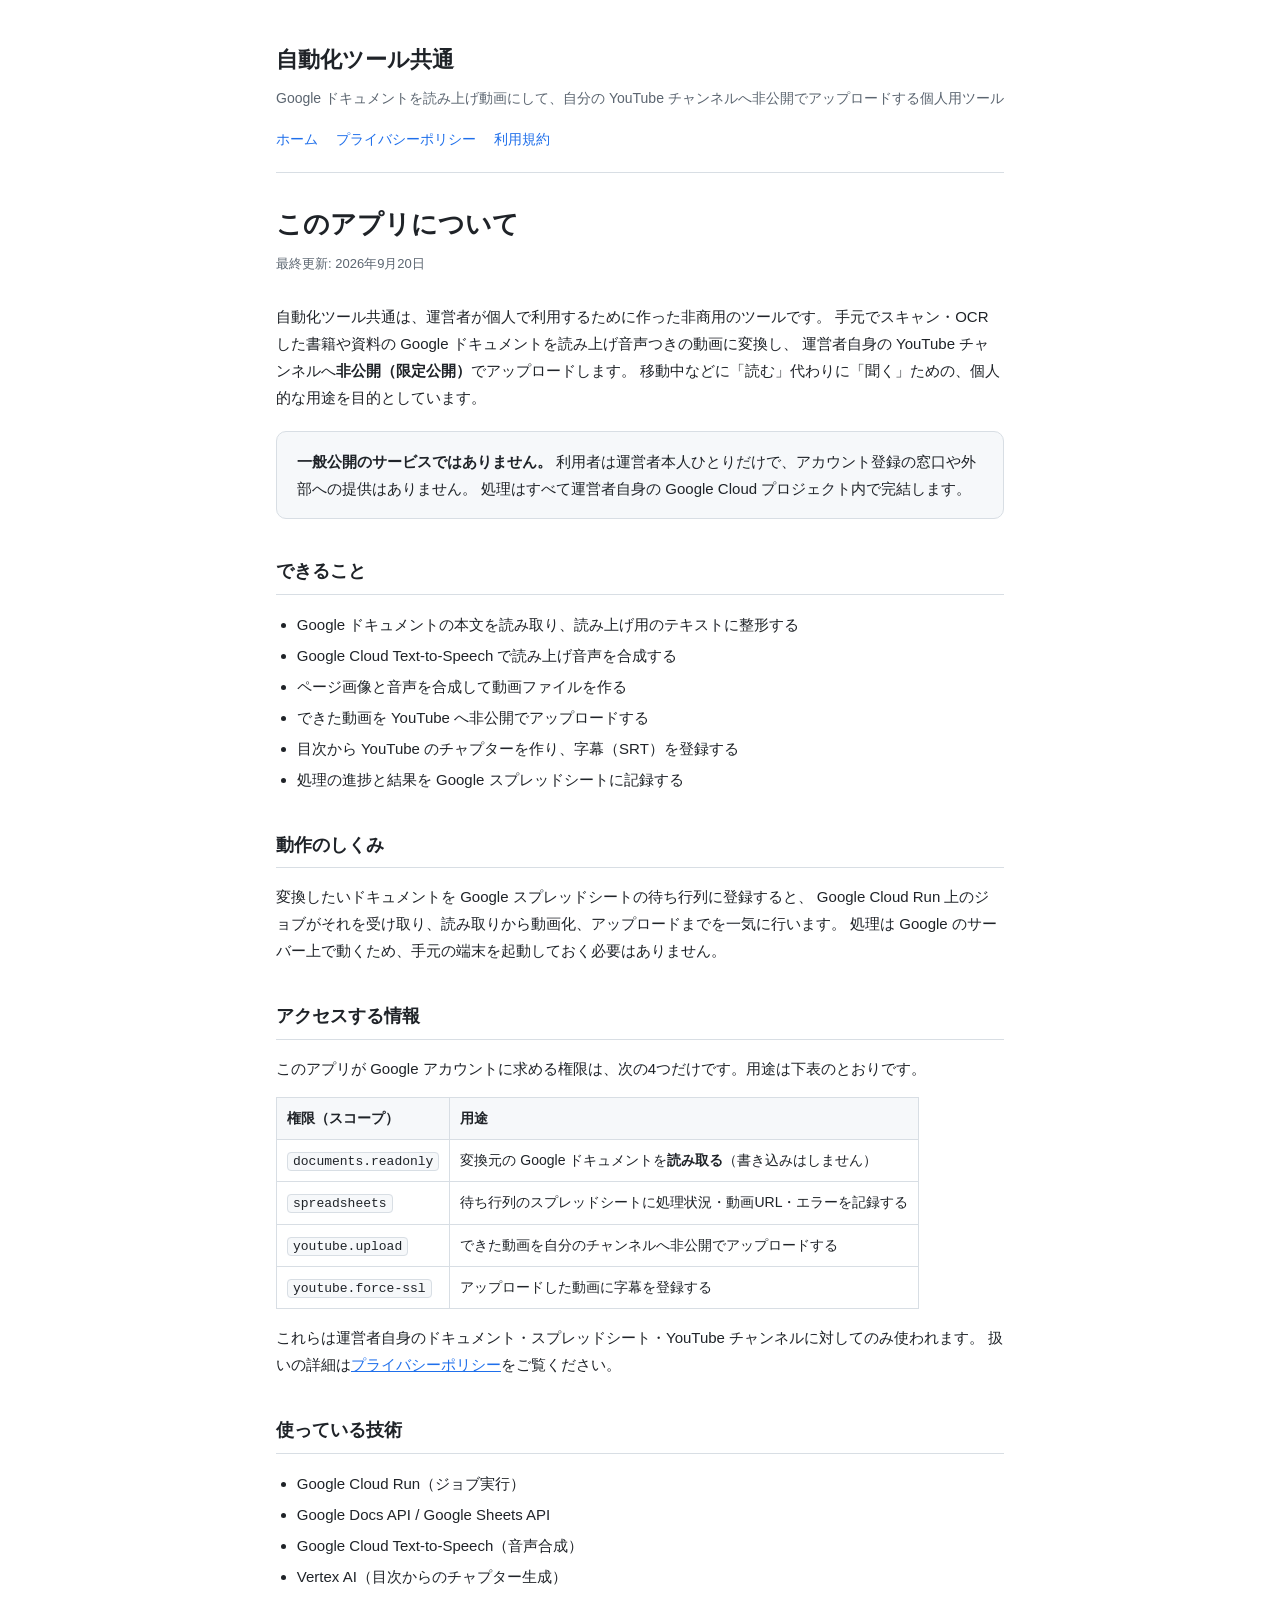
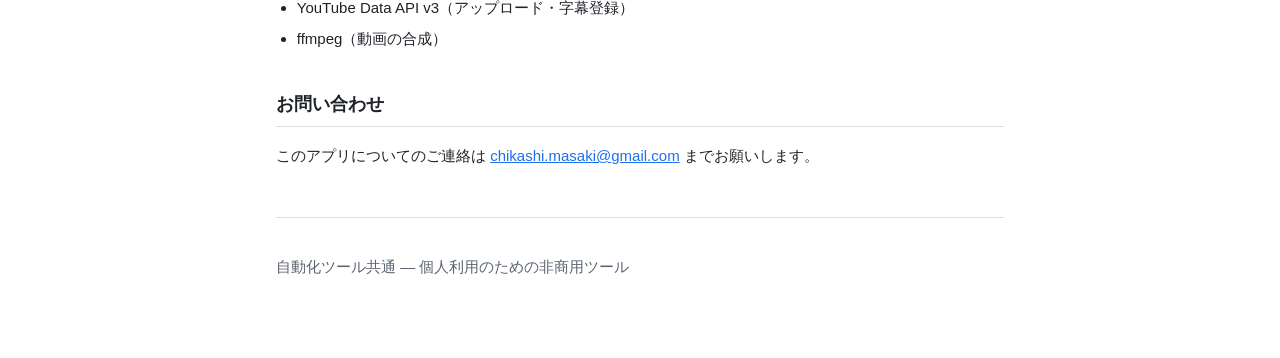
<file: index.html>
<!DOCTYPE html>
<html lang="ja">
<head>
<meta charset="utf-8">
<meta name="viewport" content="width=device-width, initial-scale=1">
<title>自動化ツール共通</title>
<meta name="description" content="Google ドキュメントを読み上げ動画に変換し、自分の YouTube チャンネルへ非公開でアップロードする個人用ツールです。">
<link rel="stylesheet" href="style.css">
</head>
<body>
<div class="wrap">

<header class="site">
  <p class="name">自動化ツール共通</p>
  <p class="tag">Google ドキュメントを読み上げ動画にして、自分の YouTube チャンネルへ非公開でアップロードする個人用ツール</p>
  <nav>
    <a href="./">ホーム</a>
    <a href="privacy.html">プライバシーポリシー</a>
    <a href="terms.html">利用規約</a>
  </nav>
</header>

<h1>このアプリについて</h1>
<p class="updated">最終更新: 2026年9月20日</p>

<p>
自動化ツール共通は、運営者が個人で利用するために作った非商用のツールです。
手元でスキャン・OCR した書籍や資料の Google ドキュメントを読み上げ音声つきの動画に変換し、
運営者自身の YouTube チャンネルへ<strong>非公開（限定公開）</strong>でアップロードします。
移動中などに「読む」代わりに「聞く」ための、個人的な用途を目的としています。
</p>

<div class="card">
  <p><strong>一般公開のサービスではありません。</strong>
  利用者は運営者本人ひとりだけで、アカウント登録の窓口や外部への提供はありません。
  処理はすべて運営者自身の Google Cloud プロジェクト内で完結します。</p>
</div>

<h2>できること</h2>
<ul>
  <li>Google ドキュメントの本文を読み取り、読み上げ用のテキストに整形する</li>
  <li>Google Cloud Text-to-Speech で読み上げ音声を合成する</li>
  <li>ページ画像と音声を合成して動画ファイルを作る</li>
  <li>できた動画を YouTube へ非公開でアップロードする</li>
  <li>目次から YouTube のチャプターを作り、字幕（SRT）を登録する</li>
  <li>処理の進捗と結果を Google スプレッドシートに記録する</li>
</ul>

<h2>動作のしくみ</h2>
<p>
変換したいドキュメントを Google スプレッドシートの待ち行列に登録すると、
Google Cloud Run 上のジョブがそれを受け取り、読み取りから動画化、アップロードまでを一気に行います。
処理は Google のサーバー上で動くため、手元の端末を起動しておく必要はありません。
</p>

<h2>アクセスする情報</h2>
<p>このアプリが Google アカウントに求める権限は、次の4つだけです。用途は下表のとおりです。</p>

<table>
  <tr><th>権限（スコープ）</th><th>用途</th></tr>
  <tr>
    <td><code>documents.readonly</code></td>
    <td>変換元の Google ドキュメントを<strong>読み取る</strong>（書き込みはしません）</td>
  </tr>
  <tr>
    <td><code>spreadsheets</code></td>
    <td>待ち行列のスプレッドシートに処理状況・動画URL・エラーを記録する</td>
  </tr>
  <tr>
    <td><code>youtube.upload</code></td>
    <td>できた動画を自分のチャンネルへ非公開でアップロードする</td>
  </tr>
  <tr>
    <td><code>youtube.force-ssl</code></td>
    <td>アップロードした動画に字幕を登録する</td>
  </tr>
</table>

<p>
これらは運営者自身のドキュメント・スプレッドシート・YouTube チャンネルに対してのみ使われます。
扱いの詳細は<a href="privacy.html">プライバシーポリシー</a>をご覧ください。
</p>

<h2>使っている技術</h2>
<ul>
  <li>Google Cloud Run（ジョブ実行）</li>
  <li>Google Docs API / Google Sheets API</li>
  <li>Google Cloud Text-to-Speech（音声合成）</li>
  <li>Vertex AI（目次からのチャプター生成）</li>
  <li>YouTube Data API v3（アップロード・字幕登録）</li>
  <li>ffmpeg（動画の合成）</li>
</ul>

<h2>お問い合わせ</h2>
<p>
このアプリについてのご連絡は
<a href="mailto:chikashi.masaki@gmail.com">chikashi.masaki@gmail.com</a>
までお願いします。
</p>

<footer class="site">
  <p>自動化ツール共通 — 個人利用のための非商用ツール</p>
</footer>

</div>
</body>
</html>
</file>
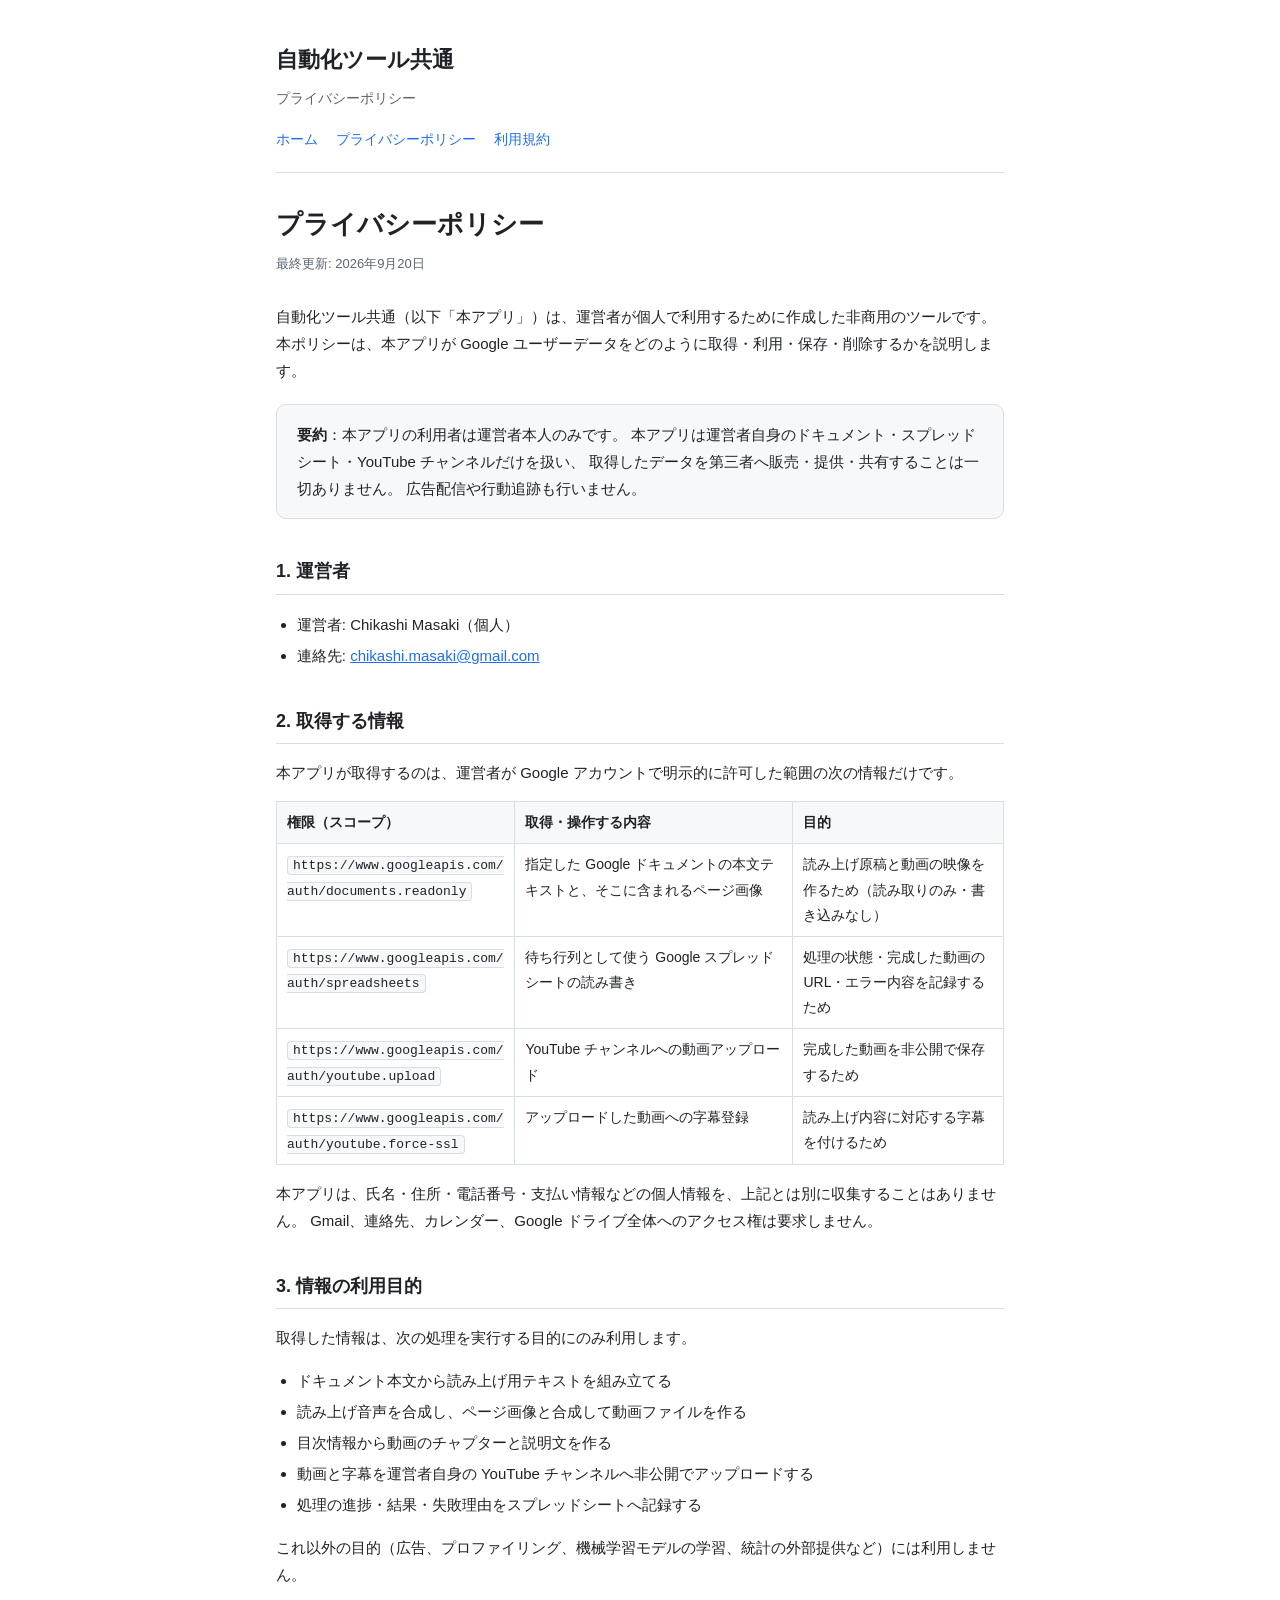
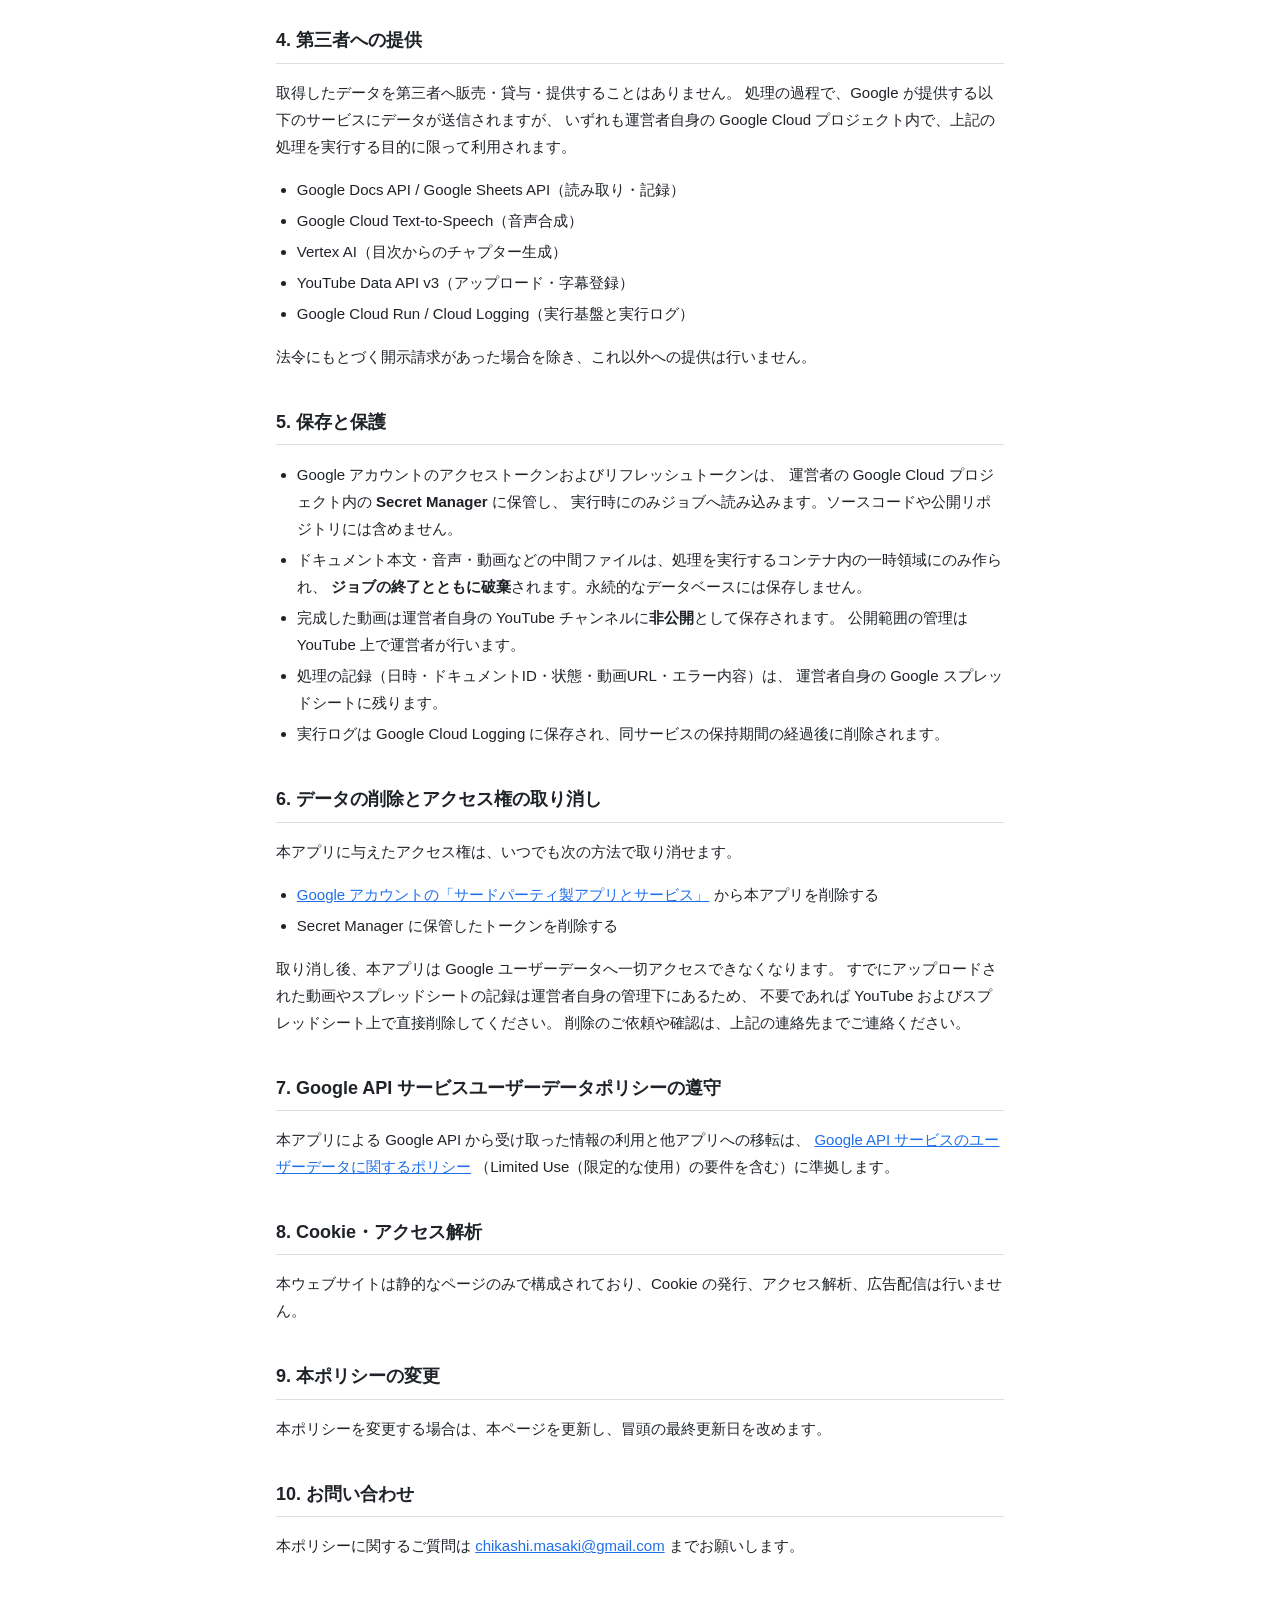
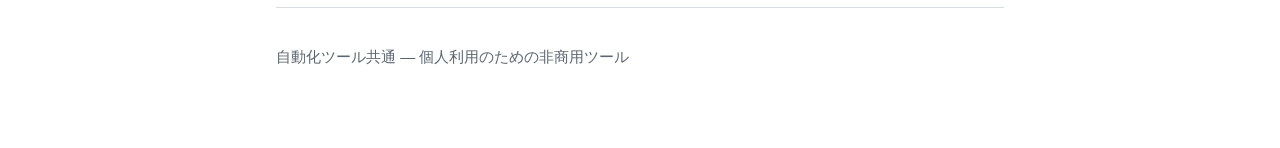
<file: privacy.html>
<!DOCTYPE html>
<html lang="ja">
<head>
<meta charset="utf-8">
<meta name="viewport" content="width=device-width, initial-scale=1">
<title>プライバシーポリシー — 自動化ツール共通</title>
<meta name="description" content="自動化ツール共通が Google ユーザーデータをどのように取得・利用・保存・削除するかを説明します。">
<link rel="stylesheet" href="style.css">
</head>
<body>
<div class="wrap">

<header class="site">
  <p class="name">自動化ツール共通</p>
  <p class="tag">プライバシーポリシー</p>
  <nav>
    <a href="./">ホーム</a>
    <a href="privacy.html">プライバシーポリシー</a>
    <a href="terms.html">利用規約</a>
  </nav>
</header>

<h1>プライバシーポリシー</h1>
<p class="updated">最終更新: 2026年9月20日</p>

<p>
自動化ツール共通（以下「本アプリ」）は、運営者が個人で利用するために作成した非商用のツールです。
本ポリシーは、本アプリが Google ユーザーデータをどのように取得・利用・保存・削除するかを説明します。
</p>

<div class="card">
  <p><strong>要約</strong>：本アプリの利用者は運営者本人のみです。
  本アプリは運営者自身のドキュメント・スプレッドシート・YouTube チャンネルだけを扱い、
  取得したデータを第三者へ販売・提供・共有することは一切ありません。
  広告配信や行動追跡も行いません。</p>
</div>

<h2>1. 運営者</h2>
<ul>
  <li>運営者: Chikashi Masaki（個人）</li>
  <li>連絡先: <a href="mailto:chikashi.masaki@gmail.com">chikashi.masaki@gmail.com</a></li>
</ul>

<h2>2. 取得する情報</h2>
<p>本アプリが取得するのは、運営者が Google アカウントで明示的に許可した範囲の次の情報だけです。</p>

<table>
  <tr><th>権限（スコープ）</th><th>取得・操作する内容</th><th>目的</th></tr>
  <tr>
    <td><code>https://www.googleapis.com/auth/documents.readonly</code></td>
    <td>指定した Google ドキュメントの本文テキストと、そこに含まれるページ画像</td>
    <td>読み上げ原稿と動画の映像を作るため（読み取りのみ・書き込みなし）</td>
  </tr>
  <tr>
    <td><code>https://www.googleapis.com/auth/spreadsheets</code></td>
    <td>待ち行列として使う Google スプレッドシートの読み書き</td>
    <td>処理の状態・完成した動画のURL・エラー内容を記録するため</td>
  </tr>
  <tr>
    <td><code>https://www.googleapis.com/auth/youtube.upload</code></td>
    <td>YouTube チャンネルへの動画アップロード</td>
    <td>完成した動画を非公開で保存するため</td>
  </tr>
  <tr>
    <td><code>https://www.googleapis.com/auth/youtube.force-ssl</code></td>
    <td>アップロードした動画への字幕登録</td>
    <td>読み上げ内容に対応する字幕を付けるため</td>
  </tr>
</table>

<p>
本アプリは、氏名・住所・電話番号・支払い情報などの個人情報を、上記とは別に収集することはありません。
Gmail、連絡先、カレンダー、Google ドライブ全体へのアクセス権は要求しません。
</p>

<h2>3. 情報の利用目的</h2>
<p>取得した情報は、次の処理を実行する目的にのみ利用します。</p>
<ul>
  <li>ドキュメント本文から読み上げ用テキストを組み立てる</li>
  <li>読み上げ音声を合成し、ページ画像と合成して動画ファイルを作る</li>
  <li>目次情報から動画のチャプターと説明文を作る</li>
  <li>動画と字幕を運営者自身の YouTube チャンネルへ非公開でアップロードする</li>
  <li>処理の進捗・結果・失敗理由をスプレッドシートへ記録する</li>
</ul>
<p>
これ以外の目的（広告、プロファイリング、機械学習モデルの学習、統計の外部提供など）には利用しません。
</p>

<h2>4. 第三者への提供</h2>
<p>
取得したデータを第三者へ販売・貸与・提供することはありません。
処理の過程で、Google が提供する以下のサービスにデータが送信されますが、
いずれも運営者自身の Google Cloud プロジェクト内で、上記の処理を実行する目的に限って利用されます。
</p>
<ul>
  <li>Google Docs API / Google Sheets API（読み取り・記録）</li>
  <li>Google Cloud Text-to-Speech（音声合成）</li>
  <li>Vertex AI（目次からのチャプター生成）</li>
  <li>YouTube Data API v3（アップロード・字幕登録）</li>
  <li>Google Cloud Run / Cloud Logging（実行基盤と実行ログ）</li>
</ul>
<p>
法令にもとづく開示請求があった場合を除き、これ以外への提供は行いません。
</p>

<h2>5. 保存と保護</h2>
<ul>
  <li>
    Google アカウントのアクセストークンおよびリフレッシュトークンは、
    運営者の Google Cloud プロジェクト内の <strong>Secret Manager</strong> に保管し、
    実行時にのみジョブへ読み込みます。ソースコードや公開リポジトリには含めません。
  </li>
  <li>
    ドキュメント本文・音声・動画などの中間ファイルは、処理を実行するコンテナ内の一時領域にのみ作られ、
    <strong>ジョブの終了とともに破棄</strong>されます。永続的なデータベースには保存しません。
  </li>
  <li>
    完成した動画は運営者自身の YouTube チャンネルに<strong>非公開</strong>として保存されます。
    公開範囲の管理は YouTube 上で運営者が行います。
  </li>
  <li>
    処理の記録（日時・ドキュメントID・状態・動画URL・エラー内容）は、
    運営者自身の Google スプレッドシートに残ります。
  </li>
  <li>実行ログは Google Cloud Logging に保存され、同サービスの保持期間の経過後に削除されます。</li>
</ul>

<h2>6. データの削除とアクセス権の取り消し</h2>
<p>本アプリに与えたアクセス権は、いつでも次の方法で取り消せます。</p>
<ul>
  <li>
    <a href="https://myaccount.google.com/permissions" target="_blank" rel="noopener">Google アカウントの「サードパーティ製アプリとサービス」</a>
    から本アプリを削除する
  </li>
  <li>Secret Manager に保管したトークンを削除する</li>
</ul>
<p>
取り消し後、本アプリは Google ユーザーデータへ一切アクセスできなくなります。
すでにアップロードされた動画やスプレッドシートの記録は運営者自身の管理下にあるため、
不要であれば YouTube およびスプレッドシート上で直接削除してください。
削除のご依頼や確認は、上記の連絡先までご連絡ください。
</p>

<h2>7. Google API サービスユーザーデータポリシーの遵守</h2>
<p>
本アプリによる Google API から受け取った情報の利用と他アプリへの移転は、
<a href="https://developers.google.com/terms/api-services-user-data-policy" target="_blank" rel="noopener">Google API サービスのユーザーデータに関するポリシー</a>
（Limited Use（限定的な使用）の要件を含む）に準拠します。
</p>

<h2>8. Cookie・アクセス解析</h2>
<p>
本ウェブサイトは静的なページのみで構成されており、Cookie の発行、アクセス解析、広告配信は行いません。
</p>

<h2>9. 本ポリシーの変更</h2>
<p>
本ポリシーを変更する場合は、本ページを更新し、冒頭の最終更新日を改めます。
</p>

<h2>10. お問い合わせ</h2>
<p>
本ポリシーに関するご質問は
<a href="mailto:chikashi.masaki@gmail.com">chikashi.masaki@gmail.com</a>
までお願いします。
</p>

<footer class="site">
  <p>自動化ツール共通 — 個人利用のための非商用ツール</p>
</footer>

</div>
</body>
</html>
</file>
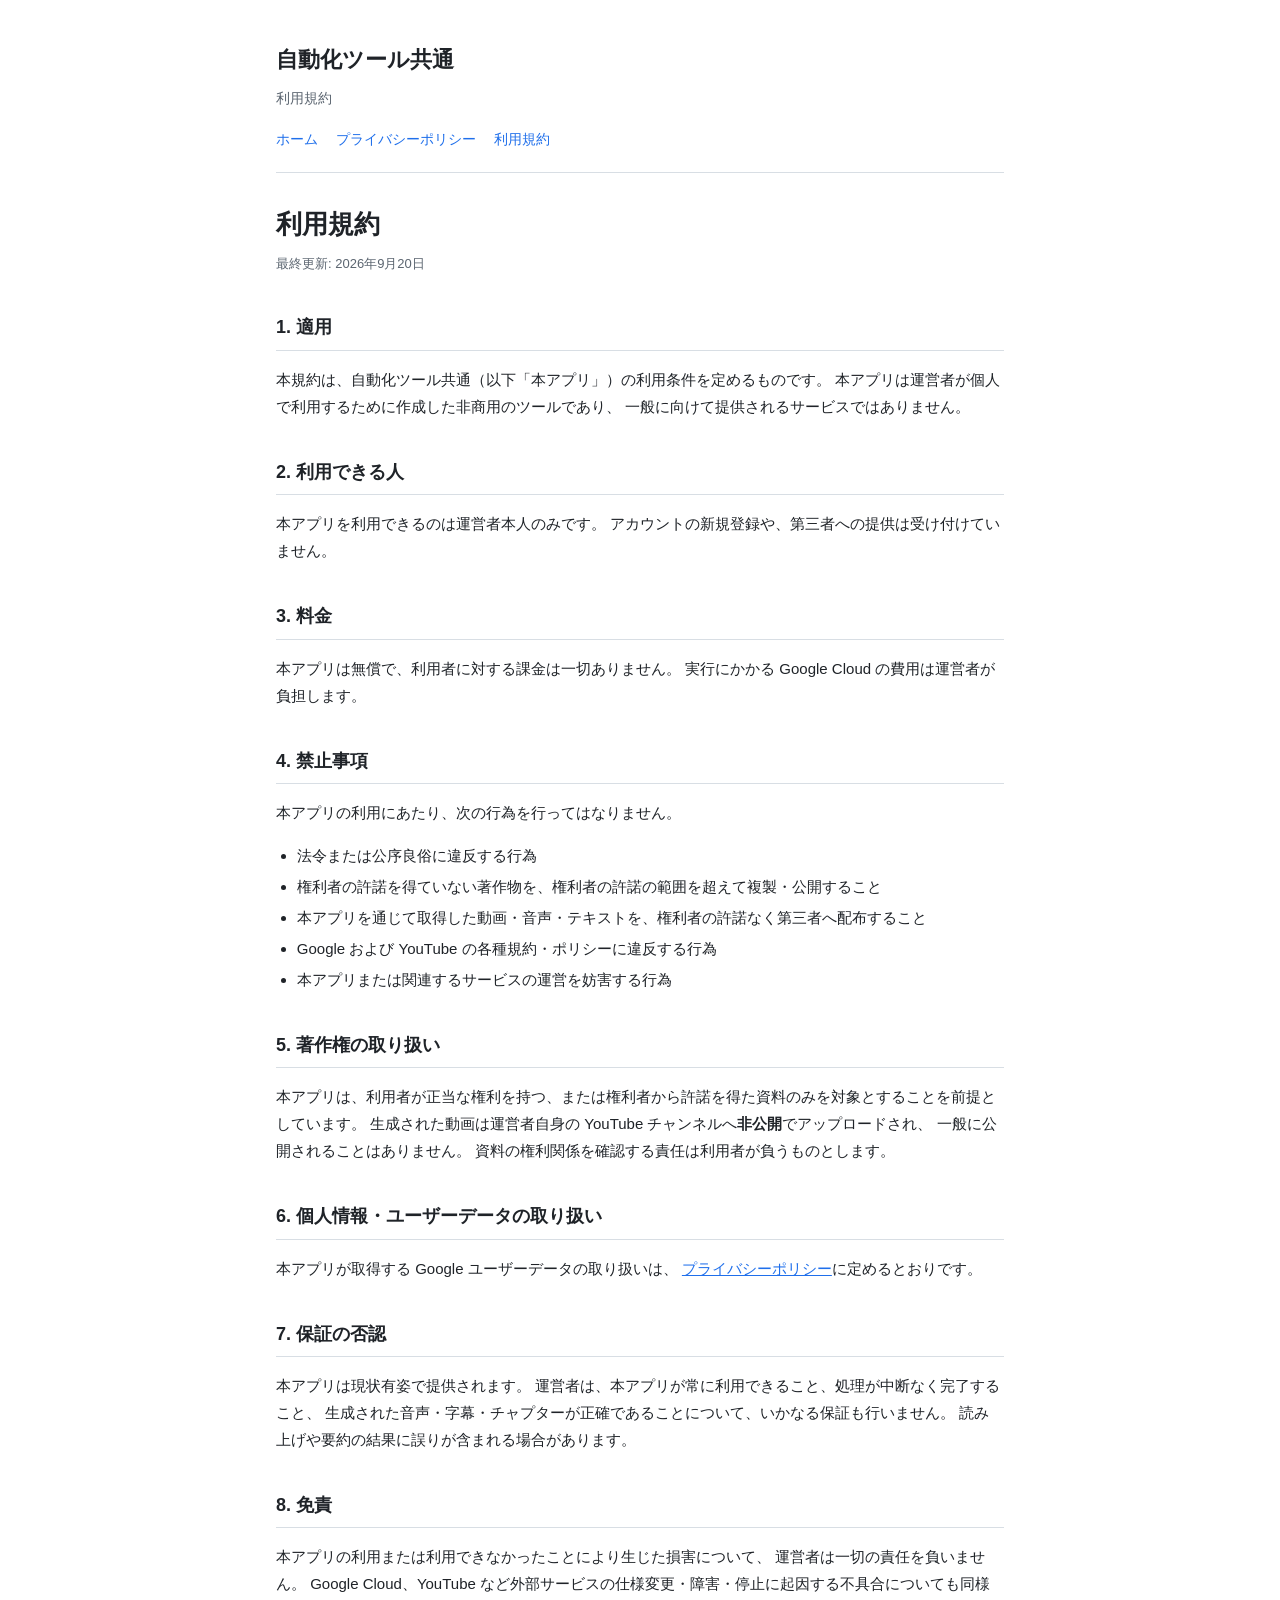
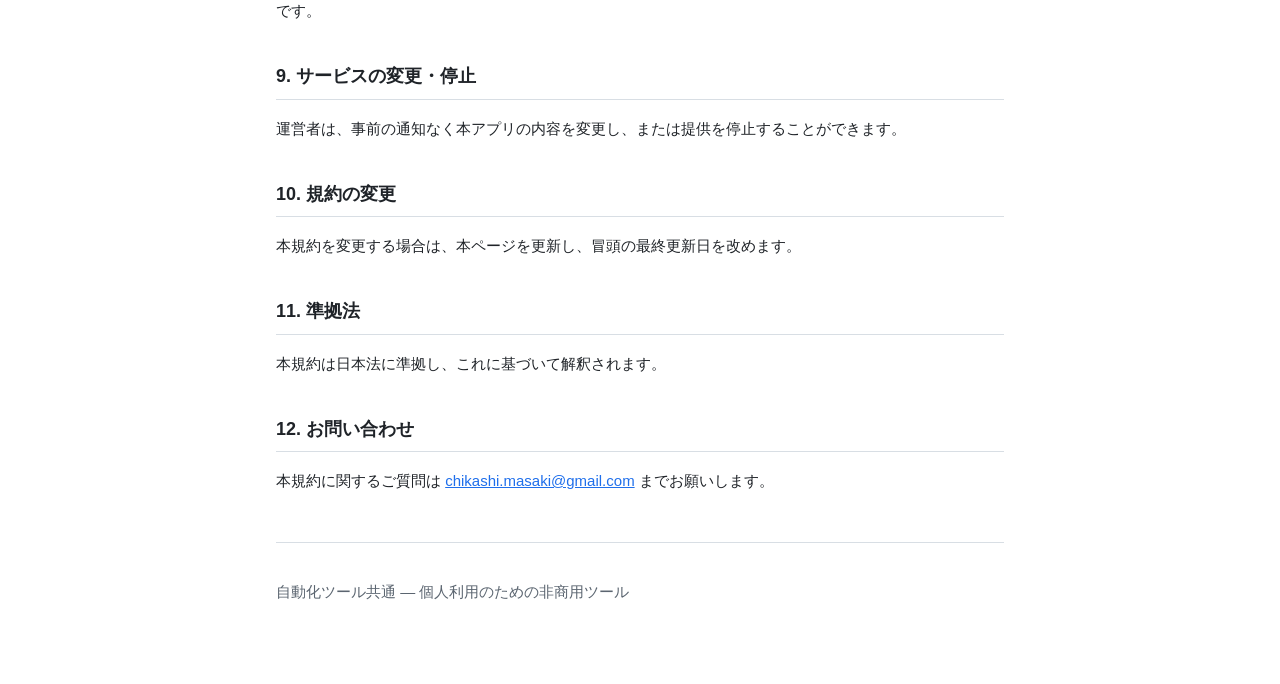
<file: terms.html>
<!DOCTYPE html>
<html lang="ja">
<head>
<meta charset="utf-8">
<meta name="viewport" content="width=device-width, initial-scale=1">
<title>利用規約 — 自動化ツール共通</title>
<meta name="description" content="自動化ツール共通の利用条件を定めた規約です。">
<link rel="stylesheet" href="style.css">
</head>
<body>
<div class="wrap">

<header class="site">
  <p class="name">自動化ツール共通</p>
  <p class="tag">利用規約</p>
  <nav>
    <a href="./">ホーム</a>
    <a href="privacy.html">プライバシーポリシー</a>
    <a href="terms.html">利用規約</a>
  </nav>
</header>

<h1>利用規約</h1>
<p class="updated">最終更新: 2026年9月20日</p>

<h2>1. 適用</h2>
<p>
本規約は、自動化ツール共通（以下「本アプリ」）の利用条件を定めるものです。
本アプリは運営者が個人で利用するために作成した非商用のツールであり、
一般に向けて提供されるサービスではありません。
</p>

<h2>2. 利用できる人</h2>
<p>
本アプリを利用できるのは運営者本人のみです。
アカウントの新規登録や、第三者への提供は受け付けていません。
</p>

<h2>3. 料金</h2>
<p>
本アプリは無償で、利用者に対する課金は一切ありません。
実行にかかる Google Cloud の費用は運営者が負担します。
</p>

<h2>4. 禁止事項</h2>
<p>本アプリの利用にあたり、次の行為を行ってはなりません。</p>
<ul>
  <li>法令または公序良俗に違反する行為</li>
  <li>権利者の許諾を得ていない著作物を、権利者の許諾の範囲を超えて複製・公開すること</li>
  <li>本アプリを通じて取得した動画・音声・テキストを、権利者の許諾なく第三者へ配布すること</li>
  <li>Google および YouTube の各種規約・ポリシーに違反する行為</li>
  <li>本アプリまたは関連するサービスの運営を妨害する行為</li>
</ul>

<h2>5. 著作権の取り扱い</h2>
<p>
本アプリは、利用者が正当な権利を持つ、または権利者から許諾を得た資料のみを対象とすることを前提としています。
生成された動画は運営者自身の YouTube チャンネルへ<strong>非公開</strong>でアップロードされ、
一般に公開されることはありません。
資料の権利関係を確認する責任は利用者が負うものとします。
</p>

<h2>6. 個人情報・ユーザーデータの取り扱い</h2>
<p>
本アプリが取得する Google ユーザーデータの取り扱いは、
<a href="privacy.html">プライバシーポリシー</a>に定めるとおりです。
</p>

<h2>7. 保証の否認</h2>
<p>
本アプリは現状有姿で提供されます。
運営者は、本アプリが常に利用できること、処理が中断なく完了すること、
生成された音声・字幕・チャプターが正確であることについて、いかなる保証も行いません。
読み上げや要約の結果に誤りが含まれる場合があります。
</p>

<h2>8. 免責</h2>
<p>
本アプリの利用または利用できなかったことにより生じた損害について、
運営者は一切の責任を負いません。
Google Cloud、YouTube など外部サービスの仕様変更・障害・停止に起因する不具合についても同様です。
</p>

<h2>9. サービスの変更・停止</h2>
<p>
運営者は、事前の通知なく本アプリの内容を変更し、または提供を停止することができます。
</p>

<h2>10. 規約の変更</h2>
<p>
本規約を変更する場合は、本ページを更新し、冒頭の最終更新日を改めます。
</p>

<h2>11. 準拠法</h2>
<p>
本規約は日本法に準拠し、これに基づいて解釈されます。
</p>

<h2>12. お問い合わせ</h2>
<p>
本規約に関するご質問は
<a href="mailto:chikashi.masaki@gmail.com">chikashi.masaki@gmail.com</a>
までお願いします。
</p>

<footer class="site">
  <p>自動化ツール共通 — 個人利用のための非商用ツール</p>
</footer>

</div>
</body>
</html>
</file>
<file: style.css>
:root {
  --bg: #ffffff;
  --fg: #1f2328;
  --muted: #5b6570;
  --line: #d8dee4;
  --accent: #1f6feb;
  --card: #f6f8fa;
}

@media (prefers-color-scheme: dark) {
  :root {
    --bg: #0d1117;
    --fg: #e6edf3;
    --muted: #9198a1;
    --line: #30363d;
    --accent: #6ea8ff;
    --card: #161b22;
  }
}

* { box-sizing: border-box; }

body {
  margin: 0;
  background: var(--bg);
  color: var(--fg);
  font-family: -apple-system, 'Hiragino Sans', 'Noto Sans JP', 'Meiryo', sans-serif;
  line-height: 1.8;
  -webkit-text-size-adjust: 100%;
}

.wrap {
  max-width: 760px;
  margin: 0 auto;
  padding: 40px 16px 64px;
}

header.site {
  border-bottom: 1px solid var(--line);
  margin-bottom: 32px;
  padding-bottom: 20px;
}

header.site .name {
  font-size: 22px;
  font-weight: 700;
  margin: 0;
}

header.site .tag {
  color: var(--muted);
  font-size: 14px;
  margin: 6px 0 0;
}

nav {
  margin-top: 16px;
  display: flex;
  flex-wrap: wrap;
  gap: 8px 18px;
  font-size: 14px;
}

nav a { color: var(--accent); text-decoration: none; }
nav a:hover { text-decoration: underline; }

h1 { font-size: 26px; line-height: 1.5; margin: 0 0 8px; }
h2 { font-size: 18px; margin: 36px 0 10px; padding-bottom: 6px; border-bottom: 1px solid var(--line); }
h3 { font-size: 15px; margin: 22px 0 6px; }

p, li { font-size: 15px; }
ul { padding-left: 1.3em; }
li { margin: 4px 0; }

.updated { color: var(--muted); font-size: 13px; margin: 0 0 28px; }

.card {
  background: var(--card);
  border: 1px solid var(--line);
  border-radius: 10px;
  padding: 16px 20px;
  margin: 20px 0;
}

.card p:first-child { margin-top: 0; }
.card p:last-child { margin-bottom: 0; }

table {
  border-collapse: collapse;
  width: 100%;
  margin: 14px 0;
  font-size: 14px;
  display: block;
  overflow-x: auto;
}

th, td {
  border: 1px solid var(--line);
  padding: 8px 10px;
  text-align: left;
  vertical-align: top;
}

th { background: var(--card); font-weight: 600; white-space: nowrap; }

code {
  background: var(--card);
  border: 1px solid var(--line);
  border-radius: 4px;
  padding: 1px 5px;
  font-size: 13px;
  word-break: break-all;
}

a { color: var(--accent); }

footer.site {
  margin-top: 48px;
  padding-top: 20px;
  border-top: 1px solid var(--line);
  color: var(--muted);
  font-size: 13px;
}
</file>
